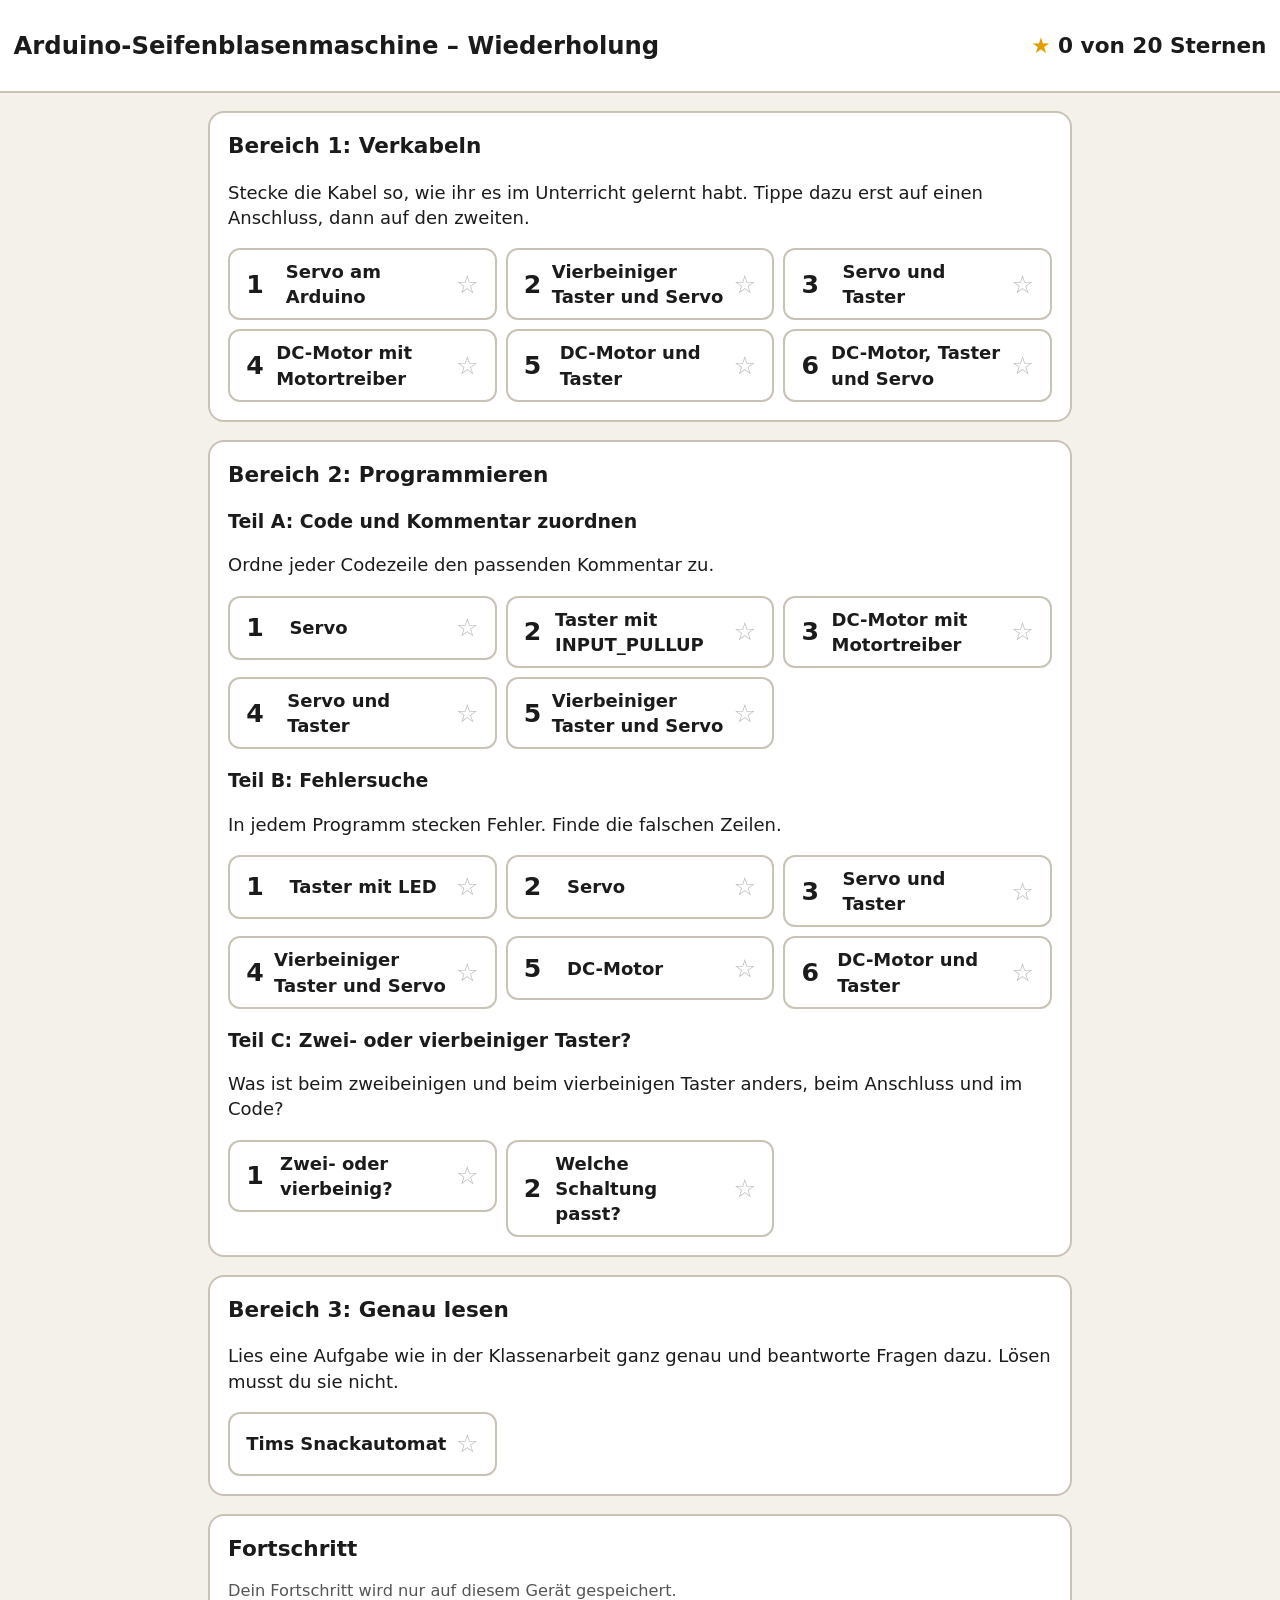
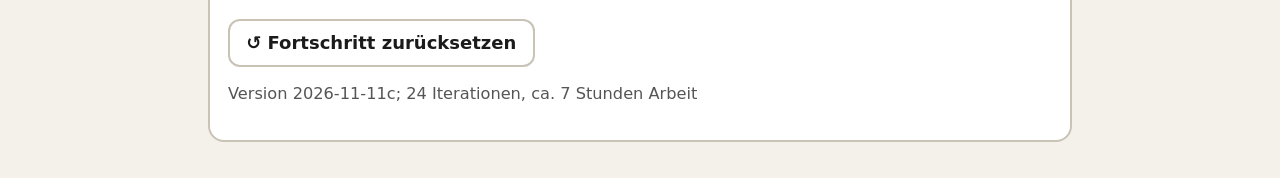
<file: index.html>
<!DOCTYPE html>
<html lang="de">
<head>
  <meta charset="utf-8">
  <meta name="viewport" content="width=device-width, initial-scale=1, viewport-fit=cover">
  <!-- Vom Home-Bildschirm gestartet: ohne Safari-Leisten (wie eine App) -->
  <meta name="apple-mobile-web-app-capable" content="yes">
  <meta name="mobile-web-app-capable" content="yes">
  <meta name="apple-mobile-web-app-title" content="Seifenblasen">
  <meta name="theme-color" content="#0b5cad">
  <link rel="manifest" href="manifest.webmanifest">
  <link rel="apple-touch-icon" href="icons/icon-180.png">
  <title>Seifenblasenmaschine – Wiederholung</title>
  <link rel="stylesheet" href="css/stil.css?v=2026-11-11c">
</head>
<body class="seite-start">
  <header class="kopf">
    <h1>Arduino-Seifenblasenmaschine – Wiederholung</h1>
    <p class="sternzahl" id="sternzahl"></p>
  </header>

  <main>
    <section class="bereich">
      <h2>Bereich 1: Verkabeln</h2>
      <p>Stecke die Kabel so, wie ihr es im Unterricht gelernt habt. Tippe dazu erst auf einen Anschluss, dann auf den zweiten.</p>
      <ul class="aufgabenliste" id="liste1"></ul>
    </section>

    <section class="bereich">
      <h2>Bereich 2: Programmieren</h2>
      <h3>Teil A: Code und Kommentar zuordnen</h3>
      <p>Ordne jeder Codezeile den passenden Kommentar zu.</p>
      <ul class="aufgabenliste" id="liste2a"></ul>
      <h3>Teil B: Fehlersuche</h3>
      <p>In jedem Programm stecken Fehler. Finde die falschen Zeilen.</p>
      <ul class="aufgabenliste" id="liste2b"></ul>
      <h3>Teil C: Zwei- oder vierbeiniger Taster?</h3>
      <p>Was ist beim zweibeinigen und beim vierbeinigen Taster anders, beim Anschluss und im Code?</p>
      <ul class="aufgabenliste" id="liste2c"></ul>
    </section>

    <section class="bereich">
      <h2>Bereich 3: Genau lesen</h2>
      <p>Lies eine Aufgabe wie in der Klassenarbeit ganz genau und beantworte Fragen dazu. Lösen musst du sie nicht.</p>
      <ul class="aufgabenliste" id="liste3"></ul>
    </section>

    <section class="bereich">
      <h2>Fortschritt</h2>
      <p class="klein">Dein Fortschritt wird nur auf diesem Gerät gespeichert.</p>
      <button type="button" class="knopf" id="zuruecksetzen">↺ Fortschritt zurücksetzen</button>
      <p class="klein" id="version"></p>
    </section>
  </main>

  <script>window.DATEN = {};</script>
  <script src="js/gemeinsam.js?v=2026-11-11c"></script>
  <script src="data/aufgaben.js?v=2026-11-11c"></script>
  <script src="data/code.js?v=2026-11-11c"></script>
  <script src="data/fehlersuche.js?v=2026-11-11c"></script>
  <script src="data/vergleich.js?v=2026-11-11c"></script>
  <script src="data/lesen.js?v=2026-11-11c"></script>
  <script>
    // Liste der Verdrahtungsaufgaben mit Sternen
    (function () {
      // Eine Liste mit Aufgaben-Links und Sternen füllen
      function fuelle(listenId, eintraege, bereich, adresse) {
        var liste = document.getElementById(listenId);
        eintraege.forEach(function (a, i) {
          var geloest = Fortschritt.istGeloest(bereich, a.id);
          var li = document.createElement("li");
          li.innerHTML = '<a class="knopf aufgabe-link" href="' + adresse + a.id + '">' +
            (eintraege.length > 1 ? '<span class="nr">' + (i + 1) + "</span>" : "") + "<span>" + esc(a.titel) + "</span>" +
            '<span class="stern' + (geloest ? "" : " leer") + '" aria-label="' + (geloest ? "gelöst" : "noch nicht gelöst") + '">' +
            (geloest ? "★" : "☆") + "</span></a>";
          liste.appendChild(li);
        });
      }
      fuelle("liste1", DATEN.aufgaben, "verkabeln", "verkabeln.html?aufgabe=");
      fuelle("liste2a", DATEN.programme, "zuordnen", "zuordnen.html?programm=");
      fuelle("liste2b", DATEN.fehlersuche, "fehlersuche4", "fehlersuche.html?aufgabe=");
      fuelle("liste2c", DATEN.vergleich, "vergleich", "vergleich.html?uebung=");
      fuelle("liste3", DATEN.lesen, "lesen", "lesen.html?aufgabe=");
      document.getElementById("version").textContent = versionsText();
      // Neue Version im Hintergrund geladen (Offline-Web-App)? Dann Startseite einmal neu laden.
      if (SPIEL_OFFLINE && "serviceWorker" in navigator && navigator.serviceWorker.controller) {
        var neuGeladen = false;
        navigator.serviceWorker.addEventListener("controllerchange", function () {
          if (neuGeladen) return;
          neuGeladen = true;
          window.location.reload();
        });
      }
      document.getElementById("sternzahl").innerHTML = "<span>★</span> " + Fortschritt.anzahlSterne() + " von " + Fortschritt.anzahlAufgaben() + " Sternen";
      // Alles geschafft (z. B. schon vor einem Update)? Dann jetzt gratulieren.
      pruefeGlueckwunsch();

      document.getElementById("zuruecksetzen").addEventListener("click", function () {
        zeigeDialog({
          titel: "Fortschritt zurücksetzen?",
          html: "<p>Alle Sterne und alle gesteckten Kabel werden gelöscht.</p>",
          knoepfe: [
            { text: "↺ Zurücksetzen", haupt: true, aktion: function () { Speicher.allesLoeschen(); window.location.reload(); } },
            { text: "Abbrechen" }
          ]
        });
      });
    })();
  </script>
</body>
</html>
</file>
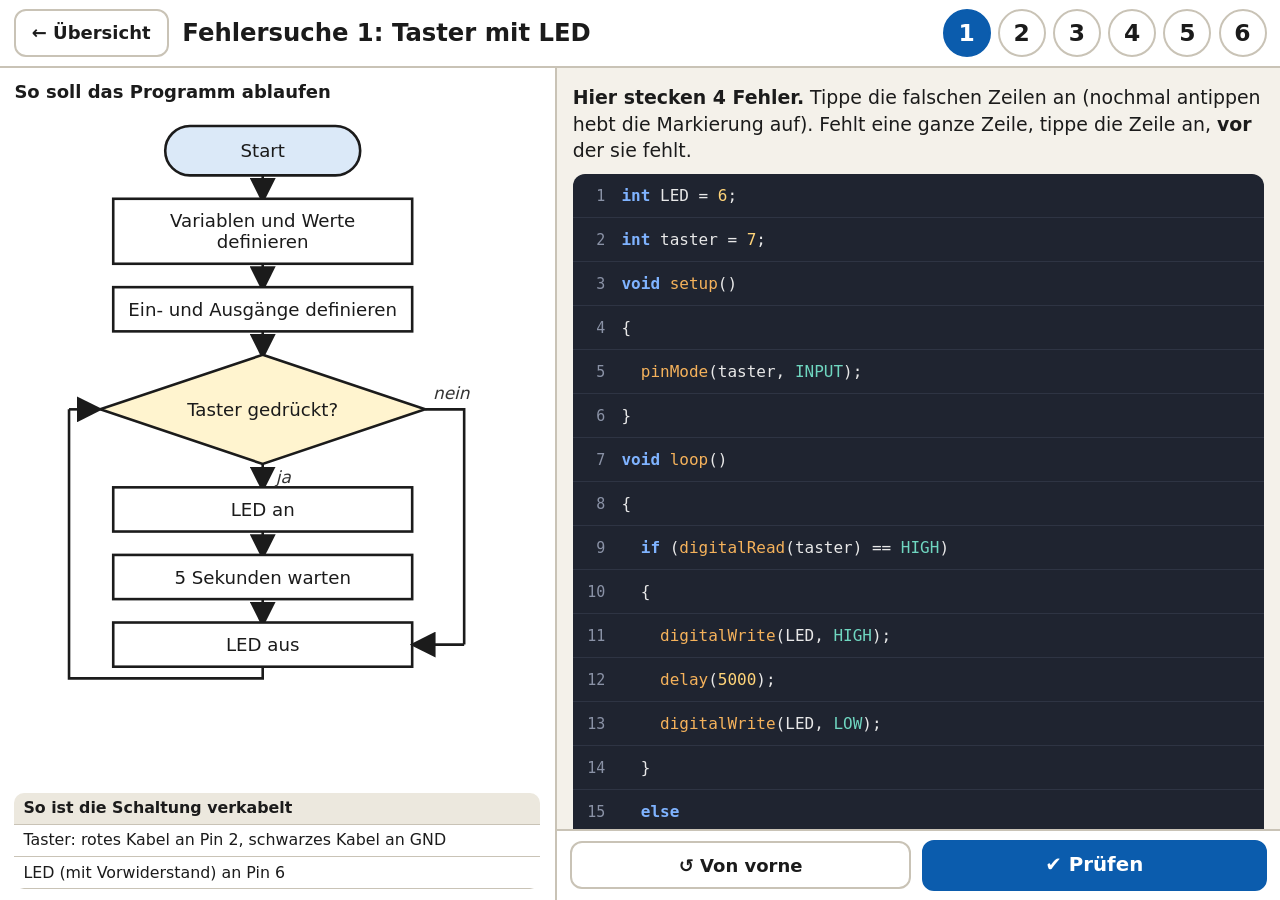
<file: fehlersuche.html>
<!DOCTYPE html>
<html lang="de">
<head>
  <meta charset="utf-8">
  <meta name="viewport" content="width=device-width, initial-scale=1, viewport-fit=cover">
  <!-- Vom Home-Bildschirm gestartet: ohne Safari-Leisten (wie eine App) -->
  <meta name="apple-mobile-web-app-capable" content="yes">
  <meta name="mobile-web-app-capable" content="yes">
  <meta name="apple-mobile-web-app-title" content="Seifenblasen">
  <meta name="theme-color" content="#0b5cad">
  <link rel="manifest" href="manifest.webmanifest">
  <link rel="apple-touch-icon" href="icons/icon-180.png">
  <title>Fehlersuche – Seifenblasenmaschine</title>
  <link rel="stylesheet" href="css/stil.css?v=2026-11-11c">
</head>
<body class="seite-code seite-fehlersuche">

  <header class="kopf">
    <a class="knopf" href="index.html">← Übersicht</a>
    <h1 id="titel">Fehlersuche</h1>
    <nav class="aufgabenwahl" id="aufgabenwahl" aria-label="Aufgabe wählen"></nav>
  </header>

  <main class="fs-spiel">
    <!-- Links: was das Programm tun soll -->
    <section class="fs-links" aria-label="Programmablaufplan und Verkabelung">
      <h2>So soll das Programm ablaufen</h2>
      <div id="pap" class="pap-behaelter"></div>
      <table class="verkabelung" id="verkabelung"></table>
    </section>

    <!-- Rechts: der Code mit Fehlern -->
    <!-- Die Fußleiste ist nur so breit wie der Code: links bleibt mehr Platz für den PAP -->
    <section class="fs-rechts" aria-label="Programmcode">
      <div class="code-bereich">
        <p class="auftrag"><strong id="anzahl"></strong> Tippe die falschen Zeilen an (nochmal antippen hebt die Markierung auf). Fehlt eine ganze Zeile, tippe die Zeile an, <strong>vor</strong> der sie fehlt.</p>
        <ol class="codeliste" id="codeliste"></ol>
      </div>

      <!-- Unten: Knöpfe und kurze Rückmeldung -->
      <footer class="fussleiste">
        <div id="zusammenfassung" class="zusammenfassung" aria-live="polite"></div>
        <button type="button" class="knopf" id="neustart">↺ Von vorne</button>
        <button type="button" class="knopf haupt" id="pruefen">✔ Prüfen</button>
      </footer>
    </section>
  </main>

  <script>window.DATEN = {};</script>
  <script src="js/gemeinsam.js?v=2026-11-11c"></script>
  <script src="data/aufgaben.js?v=2026-11-11c"></script>
  <script src="data/code.js?v=2026-11-11c"></script>
  <script src="data/dokumente.js?v=2026-11-11c"></script>
  <script src="data/fehlersuche.js?v=2026-11-11c"></script>
  <script src="data/vergleich.js?v=2026-11-11c"></script>
  <script src="data/lesen.js?v=2026-11-11c"></script>
  <script src="js/codeanzeige.js?v=2026-11-11c"></script>
  <script src="js/pap.js?v=2026-11-11c"></script>
  <script src="js/fehlersuche.js?v=2026-11-11c"></script>
</body>
</html>
</file>
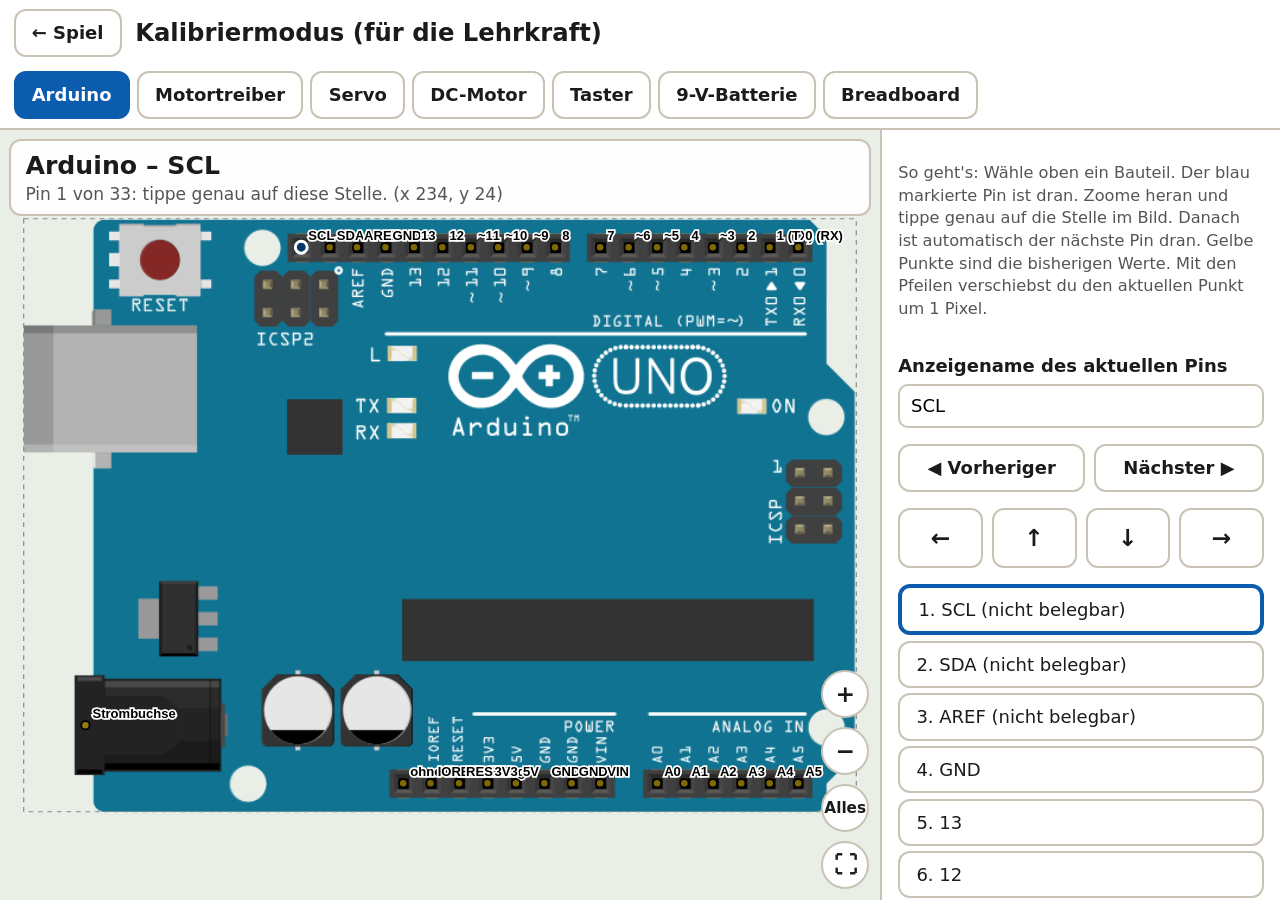
<file: kalibrieren.html>
<!DOCTYPE html>
<html lang="de">
<head>
  <meta charset="utf-8">
  <meta name="viewport" content="width=device-width, initial-scale=1, viewport-fit=cover">
  <!-- Vom Home-Bildschirm gestartet: ohne Safari-Leisten (wie eine App) -->
  <meta name="apple-mobile-web-app-capable" content="yes">
  <meta name="mobile-web-app-capable" content="yes">
  <meta name="apple-mobile-web-app-title" content="Seifenblasen">
  <meta name="theme-color" content="#0b5cad">
  <link rel="manifest" href="manifest.webmanifest">
  <link rel="apple-touch-icon" href="icons/icon-180.png">
  <title>Kalibriermodus – Seifenblasenmaschine</title>
  <link rel="stylesheet" href="css/stil.css?v=2026-11-11c">
</head>
<body class="seite-spiel seite-kalibrieren">

  <header class="kopf">
    <a class="knopf" href="index.html">← Spiel</a>
    <h1>Kalibriermodus (für die Lehrkraft)</h1>
    <nav class="aufgabenwahl" id="bauteilwahl" aria-label="Bauteil wählen"></nav>
  </header>

  <main class="spiel">
    <section class="brett-bereich">
      <div class="pin-anzeige" id="anzeige" aria-live="polite"></div>
      <svg id="flaeche" class="brett" role="img" aria-label="Bauteilbild"></svg>
      <div class="zoom-knoepfe">
        <button type="button" class="knopf rund" id="zoomPlus" aria-label="Vergrößern">+</button>
        <button type="button" class="knopf rund" id="zoomMinus" aria-label="Verkleinern">−</button>
        <button type="button" class="knopf rund klein-text" id="zoomAlles" aria-label="Ganzes Brett zeigen">Alles</button>
        <button type="button" class="knopf rund" id="vollbild" aria-label="Vollbild ein/aus" hidden>⛶</button>
      </div>
    </section>

    <aside class="seitenleiste">
      <p class="klein">
        So geht's: Wähle oben ein Bauteil. Der blau markierte Pin ist dran.
        Zoome heran und tippe genau auf die Stelle im Bild. Danach ist
        automatisch der nächste Pin dran. Gelbe Punkte sind die bisherigen Werte.
        Mit den Pfeilen verschiebst du den aktuellen Punkt um 1 Pixel.
      </p>

      <div>
        <label for="pinName"><strong>Anzeigename des aktuellen Pins</strong></label>
        <input id="pinName" type="text" class="eingabe" autocomplete="off">
      </div>

      <div class="knopfreihe">
        <button type="button" class="knopf" id="zurueck">◀ Vorheriger</button>
        <button type="button" class="knopf" id="weiter">Nächster ▶</button>
      </div>
      <div class="knopfreihe pfeile">
        <button type="button" class="knopf" data-dx="-1" data-dy="0" aria-label="1 Pixel nach links">←</button>
        <button type="button" class="knopf" data-dx="0" data-dy="-1" aria-label="1 Pixel nach oben">↑</button>
        <button type="button" class="knopf" data-dx="0" data-dy="1" aria-label="1 Pixel nach unten">↓</button>
        <button type="button" class="knopf" data-dx="1" data-dy="0" aria-label="1 Pixel nach rechts">→</button>
      </div>

      <ol class="pinliste" id="pinliste"></ol>

      <h2>Ergebnis</h2>
      <p class="klein">
        Drücke „Kopieren“ und ersetze damit den <strong>gesamten</strong> Inhalt
        der Datei <code>data/pins.js</code>. Deine Arbeit bleibt auf diesem Gerät
        gespeichert, bis du „Zurücksetzen“ drückst.
      </p>
      <button type="button" class="knopf haupt gross" id="kopieren">📋 Kopieren</button>
      <textarea class="export" id="export" readonly aria-label="Inhalt für data/pins.js"></textarea>

      <label class="schalter">
        <input type="checkbox" id="testen"> Auf diesem Gerät im Spiel ausprobieren
      </label>
      <p class="klein">
        Wenn das Häkchen gesetzt ist, benutzt das Spiel auf <em>diesem</em> Gerät
        deine neuen Werte statt der Datei. Andere Geräte merken davon nichts.
      </p>

      <button type="button" class="knopf" id="zuruecksetzen">↺ Zurücksetzen auf data/pins.js</button>
    </aside>
  </main>

  <script>window.DATEN = {};</script>
  <script src="js/gemeinsam.js?v=2026-11-11c"></script>
  <script src="data/pins.js?v=2026-11-11c"></script>
  <script src="js/zoom.js?v=2026-11-11c"></script>
  <script src="js/kalibrieren.js?v=2026-11-11c"></script>
</body>
</html>
</file>
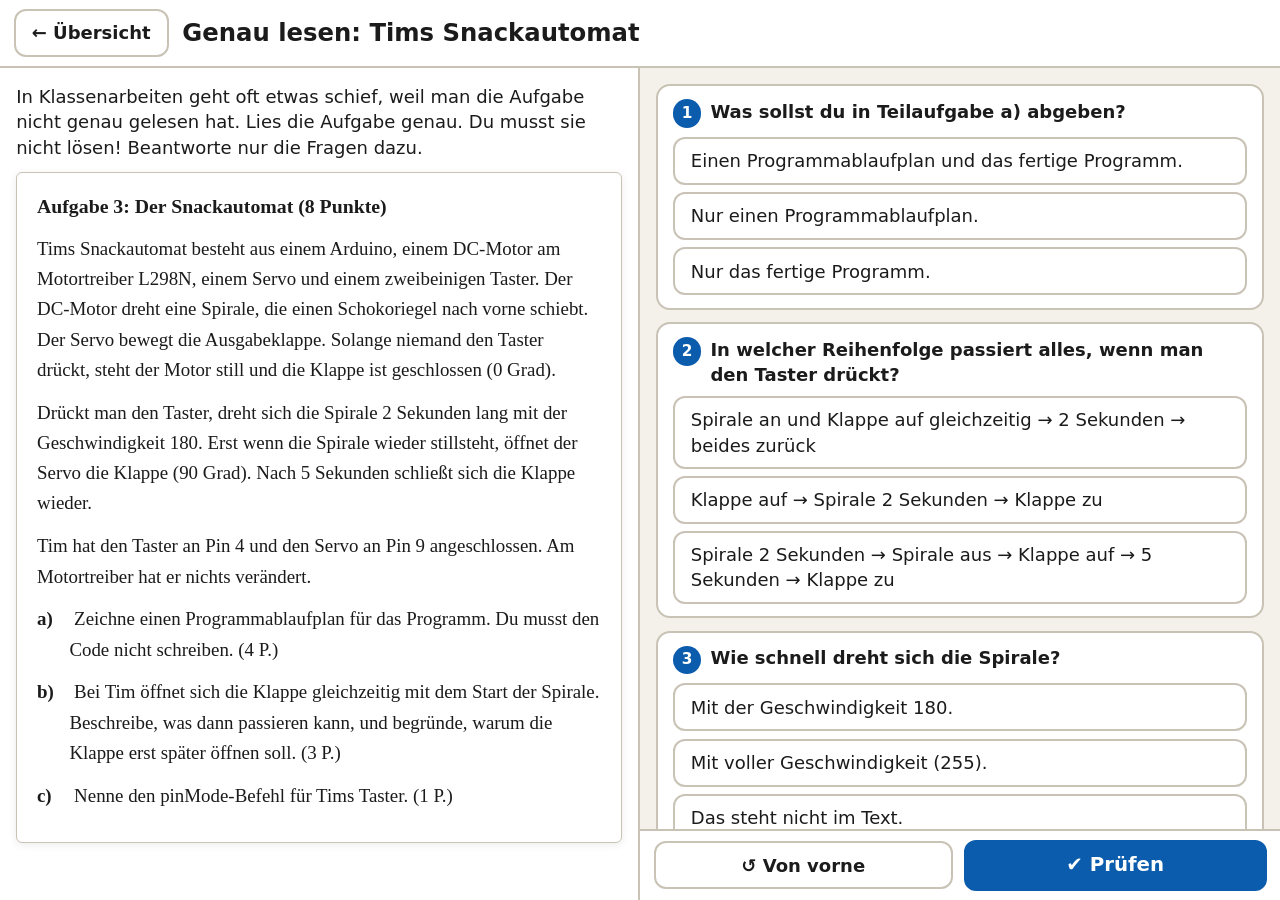
<file: lesen.html>
<!DOCTYPE html>
<html lang="de">
<head>
  <meta charset="utf-8">
  <meta name="viewport" content="width=device-width, initial-scale=1, viewport-fit=cover">
  <!-- Vom Home-Bildschirm gestartet: ohne Safari-Leisten (wie eine App) -->
  <meta name="apple-mobile-web-app-capable" content="yes">
  <meta name="mobile-web-app-capable" content="yes">
  <meta name="apple-mobile-web-app-title" content="Seifenblasen">
  <meta name="theme-color" content="#0b5cad">
  <link rel="manifest" href="manifest.webmanifest">
  <link rel="apple-touch-icon" href="icons/icon-180.png">
  <title>Genau lesen – Seifenblasenmaschine</title>
  <link rel="stylesheet" href="css/stil.css?v=2026-11-11c">
</head>
<body class="seite-lesen">

  <header class="kopf">
    <a class="knopf" href="index.html">← Übersicht</a>
    <h1 id="titel">Genau lesen</h1>
    <nav class="aufgabenwahl" id="aufgabenwahl" aria-label="Aufgabe wählen"></nav>
  </header>

  <main class="lesen-spiel">
    <!-- Links: die Aufgabenstellung wie in einer Klassenarbeit -->
    <section class="lesen-blatt" id="blatt" aria-label="Aufgabenstellung"></section>

    <!-- Rechts: Fragen zur Aufgabenstellung, darunter die Knöpfe -->
    <section class="lesen-rechts" aria-label="Fragen">
      <div class="lesen-fragen" id="fragen"></div>
      <footer class="fussleiste">
        <div id="zusammenfassung" class="zusammenfassung" aria-live="polite"></div>
        <button type="button" class="knopf" id="neustart">↺ Von vorne</button>
        <button type="button" class="knopf haupt" id="pruefen">✔ Prüfen</button>
      </footer>
    </section>
  </main>

  <script>window.DATEN = {};</script>
  <script src="js/gemeinsam.js?v=2026-11-11c"></script>
  <script src="data/aufgaben.js?v=2026-11-11c"></script>
  <script src="data/code.js?v=2026-11-11c"></script>
  <script src="data/fehlersuche.js?v=2026-11-11c"></script>
  <script src="data/vergleich.js?v=2026-11-11c"></script>
  <script src="data/lesen.js?v=2026-11-11c"></script>
  <script src="js/lesen.js?v=2026-11-11c"></script>
</body>
</html>
</file>
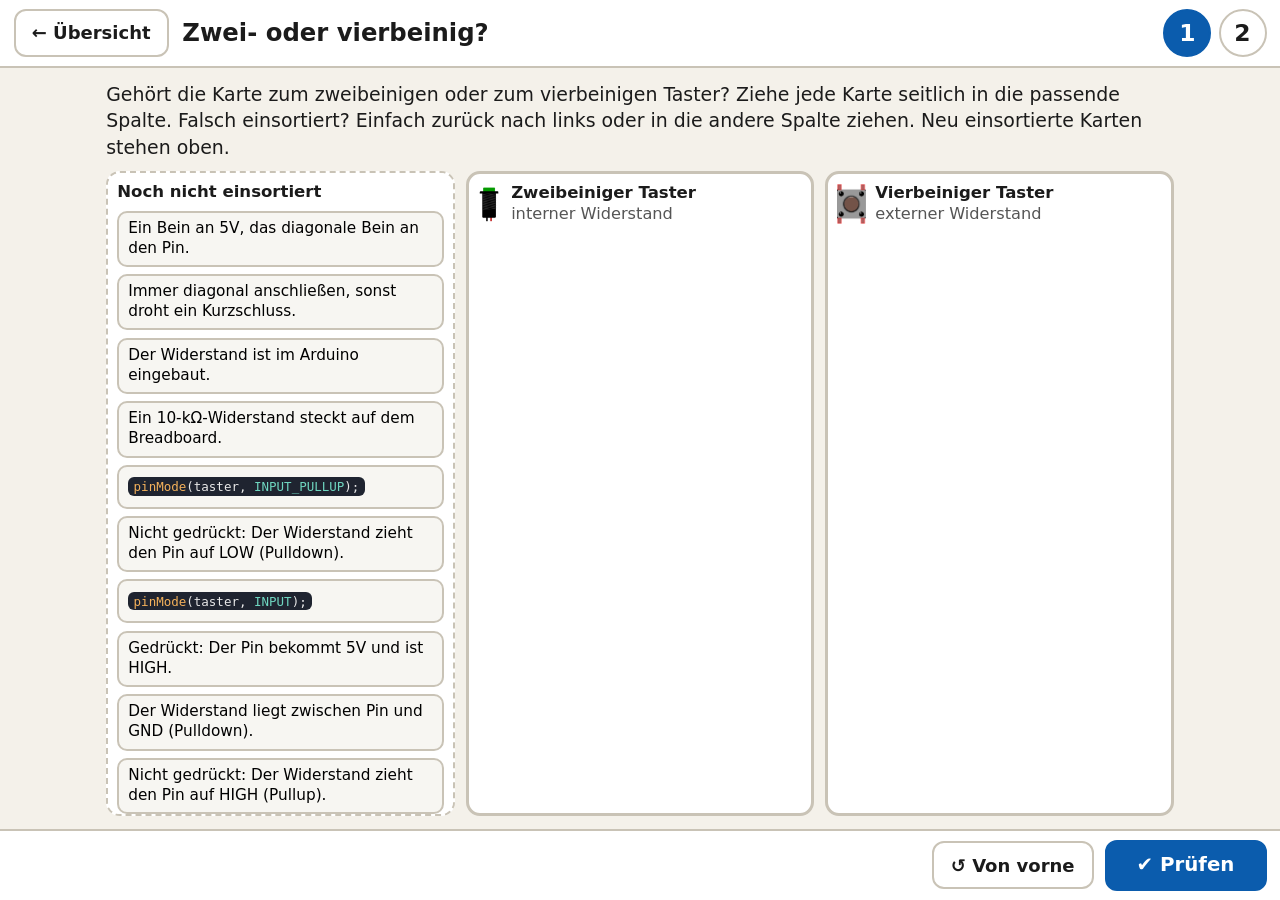
<file: vergleich.html>
<!DOCTYPE html>
<html lang="de">
<head>
  <meta charset="utf-8">
  <meta name="viewport" content="width=device-width, initial-scale=1, viewport-fit=cover">
  <!-- Vom Home-Bildschirm gestartet: ohne Safari-Leisten (wie eine App) -->
  <meta name="apple-mobile-web-app-capable" content="yes">
  <meta name="mobile-web-app-capable" content="yes">
  <meta name="apple-mobile-web-app-title" content="Seifenblasen">
  <meta name="theme-color" content="#0b5cad">
  <link rel="manifest" href="manifest.webmanifest">
  <link rel="apple-touch-icon" href="icons/icon-180.png">
  <title>Zwei- oder vierbeinig? – Seifenblasenmaschine</title>
  <link rel="stylesheet" href="css/stil.css?v=2026-11-11c">
</head>
<body class="seite-vergleich">

  <header class="kopf">
    <a class="knopf" href="index.html">← Übersicht</a>
    <h1 id="titel">Zwei- oder vierbeinig?</h1>
    <nav class="aufgabenwahl" id="uebungswahl" aria-label="Übung wählen"></nav>
  </header>

  <main class="vergleich" id="inhalt"></main>

  <footer class="fussleiste">
    <div id="zusammenfassung" class="zusammenfassung" aria-live="polite"></div>
    <button type="button" class="knopf" id="neustart">↺ Von vorne</button>
    <button type="button" class="knopf haupt" id="pruefen">✔ Prüfen</button>
  </footer>

  <script>window.DATEN = {};</script>
  <script src="js/gemeinsam.js?v=2026-11-11c"></script>
  <script src="data/aufgaben.js?v=2026-11-11c"></script>
  <script src="data/code.js?v=2026-11-11c"></script>
  <script src="data/fehlersuche.js?v=2026-11-11c"></script>
  <script src="data/vergleich.js?v=2026-11-11c"></script>
  <script src="data/lesen.js?v=2026-11-11c"></script>
  <script src="data/dokumente.js?v=2026-11-11c"></script>
  <script src="js/codeanzeige.js?v=2026-11-11c"></script>
  <script src="js/vergleich.js?v=2026-11-11c"></script>
</body>
</html>
</file>
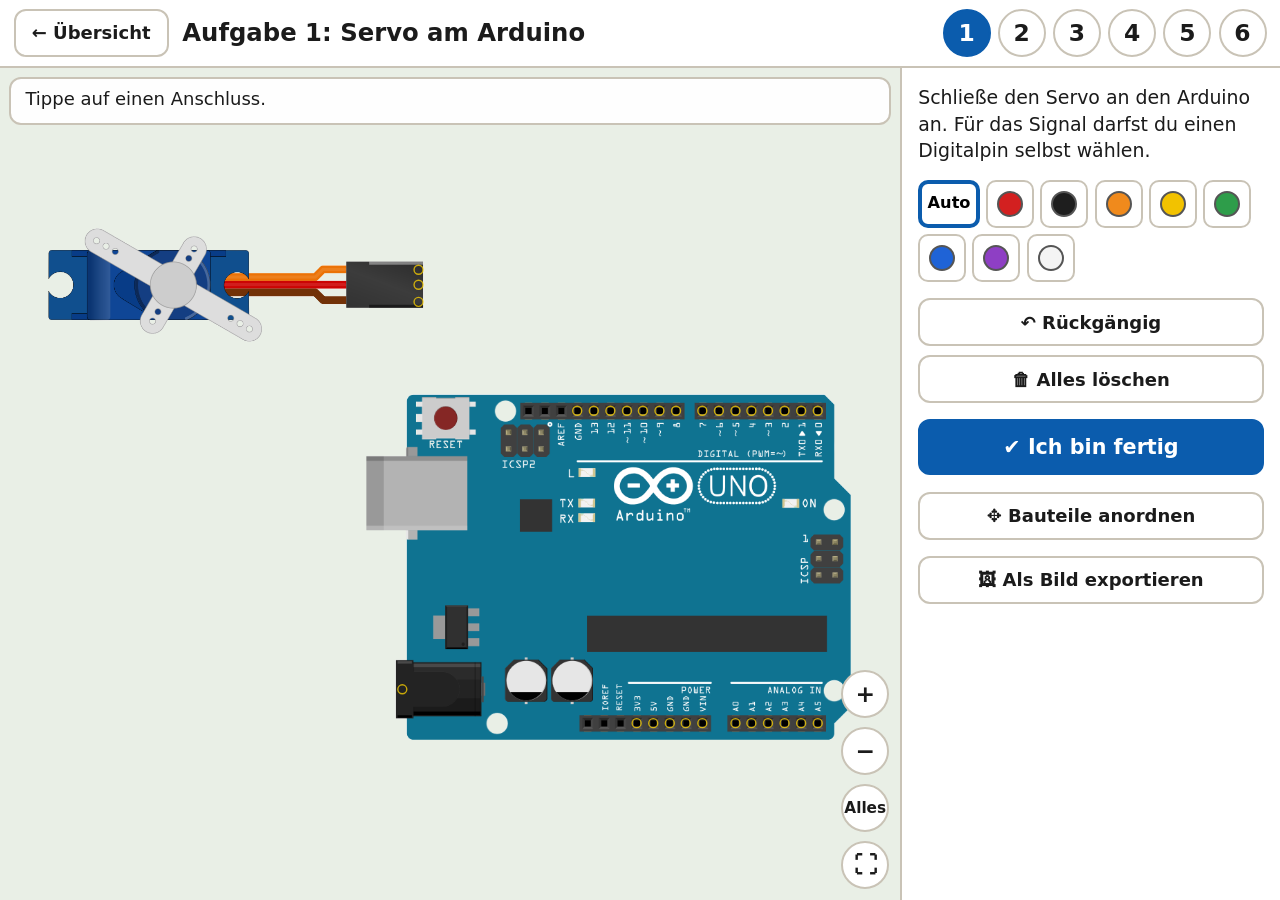
<file: verkabeln.html>
<!DOCTYPE html>
<html lang="de">
<head>
  <meta charset="utf-8">
  <meta name="viewport" content="width=device-width, initial-scale=1, viewport-fit=cover">
  <!-- Vom Home-Bildschirm gestartet: ohne Safari-Leisten (wie eine App) -->
  <meta name="apple-mobile-web-app-capable" content="yes">
  <meta name="mobile-web-app-capable" content="yes">
  <meta name="apple-mobile-web-app-title" content="Seifenblasen">
  <meta name="theme-color" content="#0b5cad">
  <link rel="manifest" href="manifest.webmanifest">
  <link rel="apple-touch-icon" href="icons/icon-180.png">
  <title>Verkabeln – Seifenblasenmaschine</title>
  <link rel="stylesheet" href="css/stil.css?v=2026-11-11c">
</head>
<body class="seite-spiel">

  <header class="kopf">
    <a class="knopf" href="index.html">← Übersicht</a>
    <h1 id="titel">Verkabeln</h1>
    <nav class="aufgabenwahl" id="aufgabenwahl" aria-label="Aufgabe wählen"></nav>
  </header>

  <main class="spiel">
    <section class="brett-bereich">
      <div class="pin-anzeige" id="pinAnzeige" aria-live="polite">Tippe auf einen Anschluss.</div>
      <svg id="brett" class="brett" role="img" aria-label="Schaltbrett"></svg>
      <div class="zoom-knoepfe">
        <button type="button" class="knopf rund" id="zoomPlus" aria-label="Vergrößern">+</button>
        <button type="button" class="knopf rund" id="zoomMinus" aria-label="Verkleinern">−</button>
        <button type="button" class="knopf rund klein-text" id="zoomAlles" aria-label="Ganzes Brett zeigen">Alles</button>
        <button type="button" class="knopf rund" id="vollbild" aria-label="Vollbild ein/aus" hidden>⛶</button>
      </div>
    </section>

    <aside class="seitenleiste">
      <p class="auftrag nur-verkabeln" id="auftrag"></p>

      <label class="schalter nur-verkabeln" id="selbstVerkabelnZeile" hidden>
        <input type="checkbox" id="selbstVerkabeln"> Alles selbst verkabeln
      </label>

      <div class="farbwahl nur-verkabeln" id="farbwahl" role="radiogroup" aria-label="Kabelfarbe"></div>

      <!-- Nur sichtbar, wenn ein Kabel ausgewählt ist -->
      <div class="kabel-auswahl-leiste nur-verkabeln" id="kabelAuswahl" aria-live="polite" hidden></div>

      <button type="button" class="knopf nur-verkabeln" id="widerstandEinsetzen" aria-pressed="false" hidden>▭ Widerstand einsetzen</button>

      <div class="knopfreihe nur-verkabeln">
        <button type="button" class="knopf" id="rueckgaengig">↶ Rückgängig</button>
        <button type="button" class="knopf" id="allesLoeschen">🗑 Alles löschen</button>
      </div>

      <button type="button" class="knopf haupt gross nur-verkabeln" id="fertig">✔ Ich bin fertig</button>

      <button type="button" class="knopf nur-verkabeln" id="anordnenStart">✥ Bauteile anordnen</button>

      <button type="button" class="knopf nur-verkabeln" id="exportieren">🖼 Als Bild exportieren</button>

      <!-- Nur im Modus "Bauteile anordnen" sichtbar -->
      <div class="anordnen-leiste nur-anordnen" id="anordnenLeiste">
        <p class="auftrag">Ziehe ein Bauteil mit dem Finger an eine neue Stelle. Tippe ein Bauteil an und drücke „Drehen“, um es um 90° zu drehen. Den Taster kannst du auch spiegeln. Die Kabel bleiben angeschlossen.</p>
        <button type="button" class="knopf gross" id="drehen" disabled>↻ Drehen</button>
        <button type="button" class="knopf gross" id="spiegeln" disabled hidden>⇆ Spiegeln</button>
        <button type="button" class="knopf" id="anordnungZurueck">↺ Anordnung zurücksetzen</button>
        <button type="button" class="knopf haupt gross" id="anordnenFertig">✔ Fertig mit Anordnen</button>
      </div>

      <div id="rueckmeldung" class="rueckmeldung nur-verkabeln" aria-live="polite"></div>
    </aside>
  </main>

  <!-- Reihenfolge wichtig: erst DATEN anlegen, dann Datendateien, dann Programm -->
  <script>window.DATEN = {};</script>
  <script src="js/gemeinsam.js?v=2026-11-11c"></script>
  <script src="data/code.js?v=2026-11-11c"></script>
  <script src="data/fehlersuche.js?v=2026-11-11c"></script>
  <script src="data/vergleich.js?v=2026-11-11c"></script>
  <script src="data/lesen.js?v=2026-11-11c"></script>
  <script src="data/pins.js?v=2026-11-11c"></script>
  <script src="data/schaltbrett.js?v=2026-11-11c"></script>
  <script src="data/dokumente.js?v=2026-11-11c"></script>
  <script src="data/hinweise.js?v=2026-11-11c"></script>
  <script src="data/aufgaben.js?v=2026-11-11c"></script>
  <script src="js/zoom.js?v=2026-11-11c"></script>
  <script src="js/kabelweg.js?v=2026-11-11c"></script>
  <script src="js/schaltbrett.js?v=2026-11-11c"></script>
  <script src="js/pruefung.js?v=2026-11-11c"></script>
  <script src="js/verkabeln.js?v=2026-11-11c"></script>
</body>
</html>
</file>
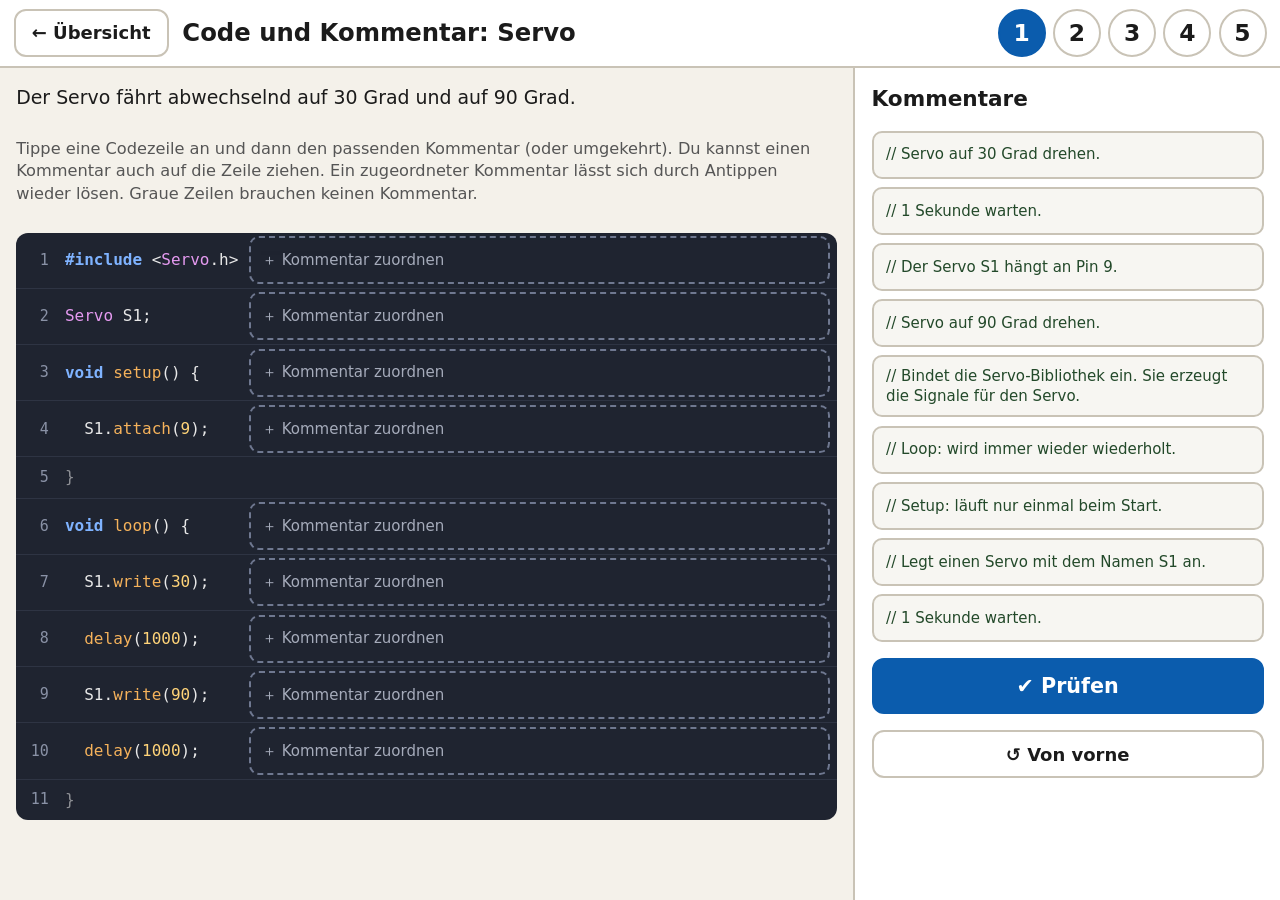
<file: zuordnen.html>
<!DOCTYPE html>
<html lang="de">
<head>
  <meta charset="utf-8">
  <meta name="viewport" content="width=device-width, initial-scale=1, viewport-fit=cover">
  <!-- Vom Home-Bildschirm gestartet: ohne Safari-Leisten (wie eine App) -->
  <meta name="apple-mobile-web-app-capable" content="yes">
  <meta name="mobile-web-app-capable" content="yes">
  <meta name="apple-mobile-web-app-title" content="Seifenblasen">
  <meta name="theme-color" content="#0b5cad">
  <link rel="manifest" href="manifest.webmanifest">
  <link rel="apple-touch-icon" href="icons/icon-180.png">
  <title>Code und Kommentar – Seifenblasenmaschine</title>
  <link rel="stylesheet" href="css/stil.css?v=2026-11-11c">
</head>
<body class="seite-code">

  <header class="kopf">
    <a class="knopf" href="index.html">← Übersicht</a>
    <h1 id="titel">Code und Kommentar</h1>
    <nav class="aufgabenwahl" id="programmwahl" aria-label="Programm wählen"></nav>
  </header>

  <main class="code-spiel">
    <section class="code-bereich" aria-label="Programmcode">
      <p class="auftrag" id="auftrag"></p>
      <p class="klein">Tippe eine Codezeile an und dann den passenden Kommentar (oder umgekehrt). Du kannst einen Kommentar auch auf die Zeile ziehen. Ein zugeordneter Kommentar lässt sich durch Antippen wieder lösen. Graue Zeilen brauchen keinen Kommentar.</p>
      <ol class="codeliste" id="codeliste"></ol>
    </section>

    <aside class="seitenleiste kommentar-bereich">
      <h2>Kommentare</h2>
      <div class="kommentarliste" id="kommentarliste"></div>
      <button type="button" class="knopf haupt gross" id="pruefen">✔ Prüfen</button>
      <button type="button" class="knopf" id="neustart">↺ Von vorne</button>
      <div id="rueckmeldung" class="rueckmeldung" aria-live="polite"></div>
    </aside>
  </main>

  <script>window.DATEN = {};</script>
  <script src="js/gemeinsam.js?v=2026-11-11c"></script>
  <script src="data/aufgaben.js?v=2026-11-11c"></script>
  <script src="data/fehlersuche.js?v=2026-11-11c"></script>
  <script src="data/vergleich.js?v=2026-11-11c"></script>
  <script src="data/lesen.js?v=2026-11-11c"></script>
  <script src="data/dokumente.js?v=2026-11-11c"></script>
  <script src="data/code.js?v=2026-11-11c"></script>
  <script src="js/codeanzeige.js?v=2026-11-11c"></script>
  <script src="js/zuordnen.js?v=2026-11-11c"></script>
</body>
</html>
</file>
<file: css/stil.css>
/* =====================================================================
   css/stil.css – Aussehen aller Seiten
   Farben stehen oben als Variablen, damit man sie leicht ändern kann.
   ===================================================================== */
:root {
  --hintergrund: #f4f1ea;
  --flaeche: #ffffff;
  --text: #1b1b1b;
  --text-leise: #555;
  --rand: #c9c3b6;
  --akzent: #0b5cad;        /* Hauptknöpfe */
  --akzent-text: #ffffff;
  --richtig: #1d6b2f;       /* immer zusammen mit ✔ */
  --richtig-hell: #e2f3e5;
  --fehler: #a61b1b;        /* immer zusammen mit ✖ */
  --fehler-hell: #fbe4e4;
  --fehlt: #7a4a00;         /* immer zusammen mit ＋ */
  --fehlt-hell: #fff1d6;
  --info: #0b4f8a;          /* immer zusammen mit ℹ */
  --info-hell: #e1eefa;
  --brett: #e9efe6;
  --stern: #e0a100;
  --tippflaeche: 48px;
}

* { box-sizing: border-box; }

html, body {
  margin: 0;
  background: var(--hintergrund);
  color: var(--text);
  font-family: -apple-system, "Segoe UI", system-ui, Roboto, Helvetica, Arial, sans-serif;
  font-size: 18px;
  line-height: 1.4;
  -webkit-text-size-adjust: 100%;
}

h1 { font-size: 1.35rem; margin: 0; }
h2 { font-size: 1.2rem; margin: 0 0 .5rem; }
.klein { font-size: .9rem; color: var(--text-leise); }
[hidden] { display: none !important; }

/* ---------- Knöpfe ---------- */
.knopf {
  display: inline-flex; align-items: center; justify-content: center; gap: .4em;
  min-height: var(--tippflaeche); min-width: var(--tippflaeche);
  padding: .5em .9em;
  border: 2px solid var(--rand); border-radius: 12px;
  background: var(--flaeche); color: var(--text);
  font: inherit; font-weight: 600; text-decoration: none;
  cursor: pointer;
  touch-action: manipulation;
  -webkit-tap-highlight-color: transparent;
  user-select: none; -webkit-user-select: none;
}
.knopf:active { transform: translateY(1px); filter: brightness(.95); }
.knopf:focus-visible, .farbe:focus-visible, .meldung:focus-visible { outline: 3px solid var(--akzent); outline-offset: 2px; }
.knopf.haupt { background: var(--akzent); border-color: var(--akzent); color: var(--akzent-text); }
.knopf.gross { width: 100%; font-size: 1.15rem; min-height: 56px; }
.knopf.rund { border-radius: 50%; padding: 0; width: var(--tippflaeche); font-size: 1.3rem; position: relative; }
.knopf.aktiv { background: var(--akzent); border-color: var(--akzent); color: var(--akzent-text); }
.knopfreihe { display: flex; gap: .5rem; flex-wrap: wrap; }
.knopfreihe .knopf { flex: 1 1 auto; }
.stern-klein { position: absolute; top: -8px; right: -6px; color: var(--stern); font-size: 1rem; text-shadow: 0 0 2px #fff, 0 0 2px #fff; }

/* ---------- Kopfzeile ---------- */
.kopf {
  display: flex; align-items: center; gap: .75rem; flex-wrap: wrap;
  padding: .5rem max(.75rem, env(safe-area-inset-right)) .5rem max(.75rem, env(safe-area-inset-left));
  background: var(--flaeche); border-bottom: 2px solid var(--rand);
}
.kopf h1 { flex: 1 1 12rem; }
.aufgabenwahl { display: flex; gap: .4rem; }

/* ---------- Spielseite (Bereich 1) ---------- */
.seite-spiel { height: 100vh; height: 100dvh; display: flex; flex-direction: column; overflow: hidden; }
.spiel { flex: 1; min-height: 0; display: grid; grid-template-columns: 1fr minmax(300px, 380px); }

.brett-bereich { position: relative; min-height: 0; min-width: 0; background: var(--brett); }
.brett {
  display: block; width: 100%; height: 100%;
  touch-action: none; user-select: none; -webkit-user-select: none; -webkit-touch-callout: none;
}
.pin-anzeige {
  position: absolute; top: .5rem; left: .5rem; right: .5rem; z-index: 2;
  background: rgba(255, 255, 255, .95); border: 2px solid var(--rand); border-radius: 12px;
  padding: .4rem .8rem; min-height: var(--tippflaeche);
  pointer-events: none;
}
.pin-anzeige.gross strong { font-size: 1.4rem; }
.pin-anzeige small { display: block; font-size: .95rem; color: var(--text-leise); }
.zoom-knoepfe { position: absolute; right: .6rem; bottom: .6rem; display: flex; flex-direction: column; gap: .5rem; z-index: 2; }

.seitenleiste {
  overflow-y: auto; -webkit-overflow-scrolling: touch;
  padding: .9rem; display: flex; flex-direction: column; gap: .9rem;
  background: var(--flaeche); border-left: 2px solid var(--rand);
}
.auftrag { margin: 0; font-size: 1.05rem; }
.schalter { display: flex; align-items: center; gap: .6rem; min-height: var(--tippflaeche); font-weight: 600; }
.schalter input { width: 28px; height: 28px; }

/* Hochformat: Brett oben, Bedienung unten */
@media (orientation: portrait) {
  .spiel { grid-template-columns: 1fr; grid-template-rows: minmax(0, 58%) minmax(0, 42%); }
  .seitenleiste { border-left: none; border-top: 2px solid var(--rand); }
}

/* ---------- Farbwahl ---------- */
.farbwahl { display: flex; flex-wrap: wrap; gap: .35rem; }
.farbe {
  min-width: var(--tippflaeche); height: var(--tippflaeche);
  border: 2px solid var(--rand); border-radius: 10px; background: var(--flaeche);
  display: inline-flex; align-items: center; justify-content: center; padding: 0 .3rem;
  font: inherit; font-size: .9rem; font-weight: 600; touch-action: manipulation; cursor: pointer;
}
.farbe.aktiv { border: 4px solid var(--akzent); }
.farbe-punkt { width: 26px; height: 26px; border-radius: 50%; border: 2px solid #555; display: block; }

/* ---------- Schaltbrett-Grafik ---------- */
.pin-ring { fill: none; stroke: #ffd400; stroke-width: 2; opacity: .75; pointer-events: none; }
.kabel-rand { fill: none; stroke: rgba(0, 0, 0, .55); stroke-width: 8; stroke-linecap: round; stroke-linejoin: round; pointer-events: none; }
.kabel-farbe { fill: none; stroke-width: 5; stroke-linecap: round; stroke-linejoin: round; pointer-events: none; }
.kabel-stecker { stroke: rgba(0, 0, 0, .6); stroke-width: 2; pointer-events: none; }
.kabel-treffer { fill: none; stroke: transparent; stroke-width: 20; stroke-linecap: round; pointer-events: stroke; }
.kabel.gesperrt .kabel-farbe { opacity: 1; }
.kabel.gesperrt .kabel-rand { stroke: rgba(0, 0, 0, .28); }
.kabel.gesperrt .kabel-stecker { stroke: rgba(0, 0, 0, .3); }
.kabel-falsch-muster { fill: none; stroke: #fff; stroke-width: 2.5; stroke-dasharray: 8 8; pointer-events: none; }
.widerstand { pointer-events: none; }
.widerstand-bein { stroke: #8d8d8d; stroke-width: 3; stroke-linecap: round; }
.widerstand-fuss { fill: #6f6f6f; }
.widerstand-koerper { fill: #e3c28f; stroke: #8a6a3a; stroke-width: 1.2; }
.widerstand.falsch .widerstand-koerper { stroke: #c62828; stroke-width: 2.5; }
.knopf.aktiv-modus { background: var(--info-hell); border-color: var(--akzent); box-shadow: inset 0 0 0 2px var(--akzent); }
.marke { pointer-events: none; }
.marke circle { stroke: #fff; stroke-width: 3; }
.marke text { font: bold 18px sans-serif; fill: #fff; }
.marke-falsch circle { fill: var(--fehler); }
.marke-fehlt circle { fill: var(--fehlt); }
.pin-fehlt-ring { fill: none; stroke: var(--fehlt); stroke-width: 4; stroke-dasharray: 5 4; pointer-events: none; }
.pin-auswahl { fill: rgba(11, 92, 173, .25); stroke: var(--akzent); stroke-width: 4; pointer-events: none; animation: pulsieren 1s ease-in-out infinite alternate; }
.blinken { fill: none; stroke: #ff00aa; stroke-width: 6; pointer-events: none; animation: blinken .4s ease-in-out 4 alternate; }
@keyframes pulsieren { from { stroke-width: 3; } to { stroke-width: 7; } }
@keyframes blinken { from { opacity: 1; } to { opacity: .1; } }
@media (prefers-reduced-motion: reduce) { .pin-auswahl, .blinken { animation: none; } }

/* ---------- Rückmeldungen ---------- */
.rueckmeldung-titel { font-size: 1.1rem; }
.meldungen { list-style: none; margin: 0; padding: 0; display: flex; flex-direction: column; gap: .5rem; }
.meldung {
  display: flex; align-items: flex-start; gap: .5rem; width: 100%; text-align: left;
  padding: .6rem .7rem; border-radius: 12px; border: 2px solid; font: inherit; color: var(--text);
  min-height: var(--tippflaeche); touch-action: manipulation; cursor: pointer;
}
.meldung-nr {
  flex: 0 0 auto; width: 30px; height: 30px; border-radius: 50%; color: #fff;
  display: inline-flex; align-items: center; justify-content: center; font-weight: 700;
}
.meldung-symbol { flex: 0 0 auto; font-size: 1.3rem; font-weight: 700; line-height: 1.2; }
.meldung-text { flex: 1; min-width: 0; overflow-wrap: anywhere; }
.meldung-art { font-weight: 700; }
.meldung-dokument { display: block; overflow-wrap: anywhere; margin-top: .3rem; font-size: .92rem; color: var(--text-leise); }
.meldung-fehler { background: var(--fehler-hell); border-color: var(--fehler); }
.meldung-fehler .meldung-nr { background: var(--fehler); }
.meldung-fehler .meldung-symbol, .meldung-fehler .meldung-art { color: var(--fehler); }
.meldung-fehlt { background: var(--fehlt-hell); border-color: var(--fehlt); }
.meldung-fehlt .meldung-nr { background: var(--fehlt); }
.meldung-fehlt .meldung-symbol, .meldung-fehlt .meldung-art { color: var(--fehlt); }
.meldung-info { background: var(--info-hell); border-color: var(--info); }
.meldung-info .meldung-nr { background: var(--info); }
.meldung-info .meldung-symbol, .meldung-info .meldung-art { color: var(--info); }
.meldung-richtig { background: var(--richtig-hell); border-color: var(--richtig); cursor: default; }
.meldung-richtig .meldung-symbol { color: var(--richtig); }
.hinweis-veraltet { margin: 0; padding: .6rem; border-radius: 10px; background: #eee; color: var(--text-leise); }

/* ---------- Dialog / Lupe ---------- */
.dialog-hintergrund {
  position: fixed; inset: 0; z-index: 50; background: rgba(0, 0, 0, .45);
  display: flex; align-items: center; justify-content: center; padding: 1rem;
}
.dialog {
  background: var(--flaeche); border-radius: 16px; padding: 1.1rem; width: min(560px, 100%);
  max-height: 90vh; overflow-y: auto; box-shadow: 0 10px 40px rgba(0, 0, 0, .35);
}
.dialog-inhalt p { margin: .3rem 0 .8rem; }
.dialog-knoepfe { display: flex; flex-wrap: wrap; gap: .5rem; justify-content: flex-end; }
.lupe .dialog-knoepfe { justify-content: stretch; }
.lupe-knopf { flex: 1 1 110px; flex-direction: column; gap: 0; min-height: 76px; }
.lupe-name { font-size: 1.5rem; }
.lupe-bauteil { font-size: .8rem; font-weight: 400; color: var(--text-leise); }
.lupe-knopf.nicht-belegbar { opacity: .55; border-style: dashed; }
.lupe-abbrechen { flex: 1 1 100%; }
.stern-gross { font-size: 4rem; color: var(--stern); text-align: center; margin: 0; line-height: 1; }

/* ---------- Fehlermeldung bei kaputten Datendateien ---------- */
.datenfehler { background: var(--fehler); color: #fff; padding: .7rem 1rem; font-weight: 700; }

/* ---------- Startseite ---------- */
.seite-start main { max-width: 900px; margin: 0 auto; padding: 1rem; }
.bereich { background: var(--flaeche); border: 2px solid var(--rand); border-radius: 16px; padding: 1rem; margin-bottom: 1rem; }
.aufgabenliste { list-style: none; margin: 0; padding: 0; display: grid; gap: .5rem; grid-template-columns: repeat(auto-fill, minmax(240px, 1fr)); }
.aufgabe-link { width: 100%; justify-content: flex-start; text-align: left; min-height: 64px; }
.aufgabe-link .nr { font-size: 1.4rem; width: 2rem; }
.aufgabe-link .stern { margin-left: auto; font-size: 1.4rem; color: var(--stern); }
.aufgabe-link .stern.leer { color: #bbb; }
.sternzahl { font-size: 1.2rem; font-weight: 700; }
.sternzahl span { color: var(--stern); }

/* ---------- Kalibriermodus ---------- */
.seite-kalibrieren .spiel { grid-template-columns: 1fr minmax(300px, 400px); }
.pinliste { list-style: none; margin: 0; padding: 0; display: flex; flex-direction: column; gap: .3rem; }
.pinliste button { width: 100%; justify-content: space-between; min-height: 44px; font-weight: 500; }
.pinliste button.aktuell { border: 4px solid var(--akzent); }
.pinliste button.gesetzt::after { content: "✔"; color: var(--richtig); }
.kalib-punkt { fill: rgba(255, 212, 0, .5); stroke: #000; stroke-width: 1.5; pointer-events: none; }
.kalib-punkt.aktuell { fill: rgba(11, 92, 173, .6); stroke: #fff; stroke-width: 2.5; }
.kalib-text { font: bold 11px sans-serif; fill: #000; paint-order: stroke; stroke: #fff; stroke-width: 3px; pointer-events: none; }
textarea.export { width: 100%; min-height: 10rem; font: 13px/1.3 ui-monospace, Menlo, monospace; }
.eingabe { width: 100%; min-height: 44px; font: inherit; padding: .3rem .6rem; border: 2px solid var(--rand); border-radius: 10px; margin-top: .3rem; }
.pfeile .knopf { font-size: 1.3rem; }
.knopf.rund.klein-text { font-size: .85rem; }
.kabel-knopf { flex: 1 1 100%; flex-direction: row; justify-content: flex-start; gap: .6rem; min-height: 56px; }
.kabel-wahl { font-size: 1rem; text-align: left; }

/* ---------- Modus "Bauteile anordnen" ---------- */
.brett.anordnen .kabel { opacity: .35; }
.brett.anordnen .kabel-treffer { pointer-events: none; }
.brett.zieht .kabel, .brett.zieht .pin-ring { opacity: .12; }
.bauteil-rahmen { fill: rgba(11, 92, 173, .06); stroke: var(--akzent); stroke-width: 2; stroke-dasharray: 8 6; pointer-events: none; }
.bauteil-rahmen.gewaehlt { fill: rgba(11, 92, 173, .14); stroke-width: 5; stroke-dasharray: none; }
.nur-anordnen { display: none !important; }
body.modus-anordnen .nur-anordnen { display: flex !important; }
body.modus-anordnen .nur-verkabeln { display: none !important; }
.anordnen-leiste { flex-direction: column; gap: .7rem; }
.knopf:disabled { opacity: .45; cursor: default; }
.tipp-vorgaenger { margin: 0; padding: .6rem .8rem; border-radius: 10px; background: var(--info-hell); border: 2px solid var(--info); }
.tipp-vorgaenger a { color: var(--info); font-weight: 700; display: inline-block; padding: .55rem .15rem; margin: -.55rem 0; }

/* =====================================================================
   Bereich 2: Code-Seiten (zuordnen.html, fehlersuche.html)
   ===================================================================== */
.seite-code { height: 100vh; height: 100dvh; display: flex; flex-direction: column; overflow: hidden; }
/* minmax(0, 1fr) als Zeilenhöhe: sonst wird der Bereich so hoch wie sein
   Inhalt und lässt sich nicht scrollen */
.code-spiel { flex: 1; min-height: 0; display: grid; grid-template-columns: minmax(0, 2fr) minmax(280px, 1fr); grid-template-rows: minmax(0, 1fr); }
.code-bereich { min-height: 0; overflow-y: auto; -webkit-overflow-scrolling: touch; padding: .9rem; display: flex; flex-direction: column; gap: .6rem; }
.code-bereich > * { flex-shrink: 0; }
@media (orientation: portrait) {
  .code-spiel { grid-template-columns: 1fr; grid-template-rows: minmax(0, 58%) minmax(0, 42%); }
  .code-spiel .seitenleiste { border-left: none; border-top: 2px solid var(--rand); }
}

/* Codezeilen */
.codeliste { list-style: none; margin: 0; padding: 0; background: #1f2430; border-radius: 12px; overflow: hidden; }
.codeliste { font: 16px/1.5 ui-monospace, Menlo, Consolas, monospace; }
.codezeile {
  display: grid; grid-template-columns: 2.6em minmax(0, 1fr); align-items: center;
  border-bottom: 1px solid #2e3443; color: #e8e8e8;
}
/* Teil A: Kommentar HINTER der Codezeile (Spaltenbreite = längste Zeile) */
.codeliste.mit-kommentaren .codezeile { grid-template-columns: 2.6em calc(var(--code-ch, 30) * 1ch + 1rem) minmax(0, 1fr); }
.codezeile:last-child { border-bottom: none; }
.zeilennr { color: #8a92a6; text-align: right; padding: .45rem .5rem .45rem 0; font: 15px/1.5 ui-monospace, Menlo, Consolas, monospace; user-select: none; }
.code { font: inherit; white-space: pre; padding: .45rem .4rem; }
.codezeile.grau .code { opacity: .55; }
.codezeile.zuordenbar { cursor: pointer; }
.codezeile.gewaehlt, .codezeile.ueber { background: #2c4a73; box-shadow: inset 4px 0 0 #6fb1ff; }
.c-schluessel { color: #7fb3ff; font-weight: 700; }
.c-befehl { color: #f5b25b; }
.c-konstante { color: #6fd6c0; }
.c-typ { color: #e59af0; }
.c-zahl { color: #ffd479; }

/* Kommentar-Platz unter einer Zeile */
.slot {
  grid-column: 3; margin: .2rem .4rem .2rem 0; min-height: var(--tippflaeche); text-align: left;
  border: 2px dashed #6f7890; border-radius: 10px; background: transparent; color: #c8cede;
  font: 15px/1.35 -apple-system, "Segoe UI", system-ui, sans-serif; padding: .35rem .6rem;
  display: flex; align-items: center; gap: .5rem; cursor: pointer; touch-action: manipulation;
}
.slot.belegt { border-style: solid; border-color: #8fb3e8; background: #27324a; color: #b9f0b0; }
.codezeile.richtig .slot { border-color: #3fbf5f; background: #1d3a26; }
.codezeile.falsch .slot { border-color: #ff6b6b; background: #4a1f24; color: #ffd3d3; }
.slot-symbol { font-weight: 700; font-size: 1.2rem; }
.codezeile.richtig .slot-symbol { color: #3fdf6f; }
.codezeile.falsch .slot-symbol { color: #ff8a8a; }
.slot-leer { opacity: .8; }

/* Kommentarkarten */
.kommentar-bereich h2 { margin: 0; }
.kommentarliste { display: flex; flex-direction: column; gap: .45rem; }
.karte {
  text-align: left; min-height: var(--tippflaeche); padding: .5rem .7rem; border-radius: 10px;
  border: 2px solid var(--rand); background: #f7f6f2; color: #23492a; cursor: grab;
  font: 15px/1.35 -apple-system, "Segoe UI", system-ui, sans-serif; touch-action: none;
  user-select: none; -webkit-user-select: none;
}
.karte.gewaehlt { border: 4px solid var(--akzent); background: var(--info-hell); }
.karte.geist { position: fixed; z-index: 60; max-width: 320px; pointer-events: none; opacity: .92; box-shadow: 0 8px 24px rgba(0,0,0,.3); }
body.zieht-karte { cursor: grabbing; }

/* Fehlersuche */
.verkabelung { width: 100%; border-collapse: collapse; background: var(--flaeche); border-radius: 10px; overflow: hidden; }
.verkabelung th, .verkabelung td { text-align: left; padding: .4rem .6rem; border-bottom: 1px solid var(--rand); font-size: .95rem; }
.verkabelung th { background: #ece8de; }
.codezeile.antippbar { cursor: pointer; min-height: 44px; }
.codezeile.angetippt { background: #4a1f24; box-shadow: inset 4px 0 0 #ff6b6b; }
.codezeile.angetippt .zeilennr::before { content: "✖ "; color: #ff8a8a; }
.codezeile.gefunden { background: #1d3a26; box-shadow: inset 4px 0 0 #3fbf5f; }
.codezeile.gefunden .zeilennr::before { content: "✔ "; color: #3fdf6f; }
.codezeile.loesung { background: #3d3418; box-shadow: inset 4px 0 0 #ffd479; }
.korrektur { grid-column: 2; margin: 0 .4rem .45rem 0; padding: .35rem .6rem; border-radius: 8px; background: #2a3a26; color: #b9f0b0; font: 15px/1.4 ui-monospace, Menlo, monospace; white-space: pre-wrap; }
.soll { margin: 0; padding: .6rem .8rem; border-radius: 10px; background: var(--info-hell); border: 2px solid var(--info); }
.bereich h3 { font-size: 1.05rem; margin: 1rem 0 .3rem; }

/* Schmale Bildschirme: Kommentar doch unter der Zeile */
@media (max-width: 760px) {
  .codeliste.mit-kommentaren .codezeile { grid-template-columns: 2.6em minmax(0, 1fr); }
  .slot { grid-column: 2; margin: 0 .4rem .45rem 0; }
  .code { white-space: pre-wrap; overflow-wrap: anywhere; }
}

/* ---------- Fehlersuche: links PAP, rechts Code, unten Fußleiste ---------- */
.fs-spiel { flex: 1; min-height: 0; display: grid; grid-template-columns: minmax(260px, 1fr) minmax(0, 1.3fr); grid-template-rows: minmax(0, 1fr); }
.fs-links { min-height: 0; overflow-y: auto; -webkit-overflow-scrolling: touch; padding: .9rem; background: var(--flaeche); border-right: 2px solid var(--rand); display: flex; flex-direction: column; gap: .8rem; }
.fs-links > * { flex-shrink: 0; }
.fs-links h2 { margin: 0; font-size: 1.1rem; }
.pap-behaelter { display: flex; justify-content: center; }
.pap { width: 100%; height: auto; }
.pap-start { fill: #dbe9f8; stroke: #1b1b1b; stroke-width: 2; }
.pap-schritt { fill: #ffffff; stroke: #1b1b1b; stroke-width: 2; }
.pap-frage { fill: #fff4cf; stroke: #1b1b1b; stroke-width: 2; }
.pap-text { font: 14px -apple-system, "Segoe UI", system-ui, sans-serif; fill: #1b1b1b; }
.pap-label { font: italic 13px -apple-system, "Segoe UI", system-ui, sans-serif; fill: #333; }
.pap-linie { fill: none; stroke: #1b1b1b; stroke-width: 2; }
.pap-spitze { fill: #1b1b1b; }
.fussleiste {
  display: flex; align-items: center; gap: .6rem; flex-wrap: wrap;
  padding: .5rem max(.75rem, env(safe-area-inset-right)) max(.5rem, env(safe-area-inset-bottom)) max(.75rem, env(safe-area-inset-left));
  background: var(--flaeche); border-top: 2px solid var(--rand);
}
.fussleiste .knopf { min-width: 9rem; }
.fussleiste .knopf.haupt { font-size: 1.1rem; }
.zusammenfassung { flex: 1 1 18rem; display: flex; flex-wrap: wrap; gap: .3rem .9rem; font-weight: 600; }
.zf-richtig { color: var(--richtig); }
.zf-falsch { color: var(--fehler); }
.zf-fehlt { color: var(--fehlt); }
.codezeile.daneben { background: #4a1f24; box-shadow: inset 4px 0 0 #ff6b6b; }
.codezeile.daneben .zeilennr::before { content: "✖ "; color: #ff8a8a; }
.erklaerung { grid-column: 2; margin: 0 .4rem .5rem 0; padding: .45rem .6rem; border-radius: 8px; font: 15px/1.4 -apple-system, "Segoe UI", system-ui, sans-serif; white-space: normal; }
.erklaerung.richtig { background: #e2f3e5; color: #12391c; }
.erklaerung.falsch { background: #fbe4e4; color: #5c1010; }
.korrektur-code { display: block; margin-top: .25rem; font: 15px/1.4 ui-monospace, Menlo, monospace; }
.erklaerung .meldung-dokument { color: #3b4a3e; }
@media (orientation: portrait) {
  .fs-spiel { grid-template-columns: minmax(230px, 1.2fr) minmax(0, 1fr); }
  .seite-fehlersuche .codeliste { font-size: 13px; }
}

/* ---------- Glückwunsch (alle Sterne) ---------- */
.dialog.glueckwunsch { text-align: center; border: 4px solid var(--stern); }
.dialog.glueckwunsch .dialog-knoepfe { justify-content: center; }
.sternregen { font-size: 1.6rem; color: var(--stern); line-height: 1.2; margin: .2rem 0 .6rem; }
.sternregen span { display: inline-block; animation: sternpop .6s ease-out both; }
@keyframes sternpop { from { transform: scale(0) rotate(-90deg); opacity: 0; } to { transform: none; opacity: 1; } }
@media (prefers-reduced-motion: reduce) { .sternregen span { animation: none; } }
/* Teil A: Hinweis zum Arbeitsmaterial unter einem falschen Kommentar */
.codeliste.mit-kommentaren .erklaerung { grid-column: 3; margin-top: 0; }
@media (max-width: 760px) { .codeliste.mit-kommentaren .erklaerung { grid-column: 2; } }
.zf-tipp { color: var(--info); flex-basis: 100%; }

/* =====================================================================
   Bereich 2, Teil C: Zwei- oder vierbeinig? (vergleich.html)
   ===================================================================== */
.seite-vergleich { height: 100vh; height: 100dvh; display: flex; flex-direction: column; overflow: hidden; }
.vergleich { flex: 1; min-height: 0; overflow-y: auto; -webkit-overflow-scrolling: touch; padding: .9rem; display: flex; flex-direction: column; gap: .8rem; max-width: 1100px; width: 100%; margin: 0 auto; }
.vergleich > * { flex-shrink: 0; }
.kartenstapel { display: flex; flex-wrap: wrap; gap: .5rem; min-height: 60px; padding: .6rem; border: 2px dashed var(--rand); border-radius: 12px; background: var(--flaeche); }
.sortkarte {
  min-height: var(--tippflaeche); padding: .5rem .7rem; border-radius: 10px; border: 2px solid var(--rand);
  background: #f7f6f2; font: inherit; font-size: .98rem; text-align: left; cursor: pointer; touch-action: manipulation; max-width: 100%;
}
.sortkarte.gewaehlt { border: 4px solid var(--akzent); background: var(--info-hell); }
.sortkarte.richtig { border-color: var(--richtig); background: var(--richtig-hell); }
.sortkarte.falsch { border-color: var(--fehler); background: var(--fehler-hell); }
.sortkarte.richtig .slot-symbol { color: var(--richtig); }
.sortkarte.falsch .slot-symbol { color: var(--fehler); }
.code-klein { font: 15px/1.4 ui-monospace, Menlo, monospace; background: #1f2430; color: #e8e8e8; padding: .15rem .4rem; border-radius: 6px; }
.spalten { display: grid; grid-template-columns: 1fr 1fr; gap: .8rem; }
.spalte { min-height: 220px; padding: .7rem; border-radius: 14px; border: 3px solid var(--rand); background: var(--flaeche); display: flex; flex-direction: column; gap: .5rem; cursor: pointer; }
.spalte-kopf { display: flex; align-items: center; gap: .7rem; }
.spalte-kopf img { height: 64px; width: auto; }
.spalte-karten { display: flex; flex-direction: column; gap: .45rem; }
.spalte-hier { margin-top: auto; padding: .7rem; border: 2px dashed var(--akzent); border-radius: 10px; color: var(--akzent); text-align: center; font-weight: 600; }
.quizfrage { padding: .8rem; border-radius: 14px; border: 2px solid var(--rand); background: var(--flaeche); }
.quizfrage.richtig { border-color: var(--richtig); }
.quizfrage.falsch { border-color: var(--fehler); }
.quizfrage h2 { font-size: 1.05rem; }
.quizcode { margin: 0 0 .6rem; padding: .6rem .8rem; border-radius: 10px; background: #1f2430; color: #e8e8e8; font: 16px/1.5 ui-monospace, Menlo, monospace; white-space: pre-wrap; }
.quizantworten { display: grid; grid-template-columns: repeat(auto-fit, minmax(210px, 1fr)); gap: .5rem; margin-bottom: .5rem; }
.quizantwort { justify-content: flex-start; text-align: left; gap: .7rem; font-weight: 400; }
.quizantwort img { height: 52px; width: auto; flex: 0 0 auto; }
.quiz-ohne-bild { width: 40px; height: 52px; display: inline-flex; align-items: center; justify-content: center; font-size: 1.6rem; color: var(--text-leise); flex: 0 0 auto; }
.quizantwort.gewaehlt-richtig { border: 3px solid var(--richtig); background: var(--richtig-hell); }
.quizantwort.gewaehlt-falsch { border: 3px solid var(--fehler); background: var(--fehler-hell); }
.quizantwort:disabled { cursor: default; }
@media (max-width: 640px) { .spalten { grid-template-columns: 1fr; } .vergleich.sortieren-modus .spalten { grid-template-columns: repeat(3, minmax(0, 1fr)); } }
.quizantwort:disabled { opacity: .5; }
.quizantwort.gewaehlt-richtig:disabled { opacity: 1; }

/* Fehlersuche: Ablaufplan und Verkabelung ohne Scrollen sichtbar.
   Der PAP füllt den freien Platz und wird bei Bedarf kleiner. */
.fs-links { overflow: hidden; gap: .5rem; padding: .6rem .8rem; }
.fs-links h2 { font-size: 1rem; }
.fs-links .pap-behaelter { flex: 1 1 auto; flex-shrink: 1; min-height: 0; }
.fs-links .pap { width: 100%; height: 100%; }
.fs-links .verkabelung th, .fs-links .verkabelung td { padding: .25rem .5rem; font-size: .88rem; }
.sortkarte { touch-action: none; user-select: none; -webkit-user-select: none; cursor: grab; }
.sortkarte.geist { position: fixed; z-index: 60; max-width: 360px; pointer-events: none; opacity: .93; box-shadow: 0 8px 24px rgba(0,0,0,.3); }
.sortkarte.wird-gezogen { opacity: .35; }
.spalte.ueber, .kartenstapel.ueber { border-color: var(--akzent); background: var(--info-hell); }
/* Sortieren: drei Spalten nebeneinander (Stapel, zweibeinig, vierbeinig).
   Karten werden waagrecht gezogen, senkrecht wischen scrollt die Spalte. */
.vergleich.sortieren-modus { overflow: hidden; gap: .6rem; padding: .7rem .9rem; }
.vergleich.sortieren-modus > .auftrag { margin: 0; }
.vergleich.sortieren-modus .spalten { flex: 1 1 0; min-height: 0; grid-template-columns: repeat(3, minmax(0, 1fr)); gap: .6rem; }
.vergleich.sortieren-modus .kartenstapel,
.vergleich.sortieren-modus .spalte { min-height: 0; overflow-y: auto; -webkit-overflow-scrolling: touch; overscroll-behavior: contain;
  display: flex; flex-direction: column; flex-wrap: nowrap; gap: .45rem; padding: .5rem; border-radius: 14px; }
.vergleich.sortieren-modus .kartenstapel { border: 2px dashed var(--rand); }
.vergleich.sortieren-modus .spalte-kopf { gap: .5rem; font-size: .92rem; line-height: 1.25; }
.vergleich.sortieren-modus .spalte-kopf img { height: 40px; }
.vergleich.sortieren-modus .spalte-karten { gap: .4rem; }
.vergleich.sortieren-modus .sortkarte { min-height: 44px; padding: .35rem .5rem; font-size: .85rem; line-height: 1.3; touch-action: pan-y; width: 100%; }
.vergleich.sortieren-modus .code-klein { font-size: 12.5px; padding: .1rem .3rem; word-break: break-word; -webkit-box-decoration-break: clone; box-decoration-break: clone; }
.fs-rechts { min-height: 0; display: flex; flex-direction: column; overflow: hidden; }
.fs-rechts > .code-bereich { flex: 1 1 auto; }
.fs-rechts > .fussleiste { flex-shrink: 0; }
.fs-rechts .zusammenfassung { flex: 1 1 100%; }
.fs-rechts .zusammenfassung:empty { display: none; }
.fs-rechts .fussleiste .knopf { flex: 1 1 0; min-width: 0; }

/* =====================================================================
   Bereich 3: Genau lesen (lesen.html)
   ===================================================================== */
.seite-lesen { height: 100vh; height: 100dvh; display: flex; flex-direction: column; overflow: hidden; }
.lesen-spiel { flex: 1; min-height: 0; display: grid; grid-template-columns: minmax(0, 1fr) minmax(0, 1fr); grid-template-rows: minmax(0, 1fr); }
.lesen-blatt { min-height: 0; overflow-y: auto; -webkit-overflow-scrolling: touch; padding: .9rem; background: var(--flaeche); border-right: 2px solid var(--rand); }
.lesen-einleitung { margin: 0 0 .7rem; }
.arbeitsblatt { background: #fff; border: 1px solid var(--rand); border-radius: 6px; padding: 1rem 1.1rem; box-shadow: 0 2px 8px rgba(0,0,0,.08);
  font-family: Georgia, "Times New Roman", serif; font-size: 1.05rem; line-height: 1.6; color: #1b1b1b; }
.arbeitsblatt h2 { font-family: inherit; font-size: 1.1rem; margin: 0 0 .6rem; }
.arbeitsblatt p { margin: 0 0 .7rem; }
.arbeitsblatt .teilaufgabe { padding-left: 1.8rem; text-indent: -1.8rem; }
.arbeitsblatt .teil { display: inline-block; width: 1.8rem; text-indent: 0; }
.satz { border-radius: 4px; transition: background .3s; }
.satz.markiert { background: #ffe680; box-shadow: 0 0 0 2px #ffe680; }
.lesen-rechts { min-height: 0; display: flex; flex-direction: column; overflow: hidden; }
.lesen-fragen { flex: 1 1 auto; min-height: 0; overflow-y: auto; -webkit-overflow-scrolling: touch; padding: .9rem; display: flex; flex-direction: column; gap: .7rem; }
.lesen-fragen > * { flex-shrink: 0; }
.lesefrage { padding: .7rem .8rem; border-radius: 14px; border: 2px solid var(--rand); background: var(--flaeche); }
.lesefrage.richtig { border-color: var(--richtig); }
.lesefrage.falsch, .lesefrage.fehlt { border-color: var(--fehler); }
.lesefrage h2 { font-size: 1rem; margin: 0 0 .5rem; display: flex; gap: .5rem; align-items: baseline; }
.lesefrage h2 .nr { flex: 0 0 auto; display: inline-flex; width: 1.6rem; height: 1.6rem; align-items: center; justify-content: center; border-radius: 50%; background: var(--akzent); color: #fff; font-size: .85rem; }
.lese-antworten { display: flex; flex-direction: column; gap: .4rem; }
.lese-antwort { justify-content: flex-start; text-align: left; font-weight: 400; }
.lese-antwort.gewaehlt { border: 3px solid var(--akzent); background: var(--info-hell); font-weight: 600; }
.lese-rueckmeldung { margin: .5rem 0 0; padding: .45rem .6rem; border-radius: 8px; }
.lese-rueckmeldung.richtig { background: var(--richtig-hell); color: #12391c; }
.lese-rueckmeldung.falsch, .lese-rueckmeldung.fehlt { background: var(--fehler-hell); color: #5c1010; }
.lese-rueckmeldung .klein-knopf { margin-top: .4rem; min-height: 44px; font-size: .9rem; }
.lesen-rechts > .fussleiste { flex-shrink: 0; }
.lesen-rechts .zusammenfassung { flex: 1 1 100%; }
.lesen-rechts .zusammenfassung:empty { display: none; }
.lesen-rechts .fussleiste .knopf { flex: 1 1 0; min-width: 0; }

/* Vorschau beim Exportieren als Bild */
.export-vorschau { display: block; max-width: 100%; max-height: 55vh; margin: 0 auto .6rem; border: 2px solid var(--rand); border-radius: 8px; background: #fff; }

/* Ausgewähltes Kabel und Griffe zum Verlegen */
.kabel-auswahl { fill: none; stroke: rgba(11, 92, 173, .35); stroke-width: 20; stroke-linecap: round; stroke-linejoin: round; pointer-events: none; }
.zieh-griff circle { fill: #fff; stroke: var(--akzent); stroke-width: 2.5; }
.zieh-griff path { fill: var(--akzent); }
.zieh-griff { pointer-events: none; }
.farbwahl.gesperrt { opacity: .4; }
.kabel-auswahl-leiste { display: flex; flex-direction: column; gap: .5rem; padding: .6rem .7rem; border: 2px solid var(--akzent); border-radius: 12px; background: var(--info-hell); }
.kabel-auswahl-leiste p { margin: 0; }
</file>
